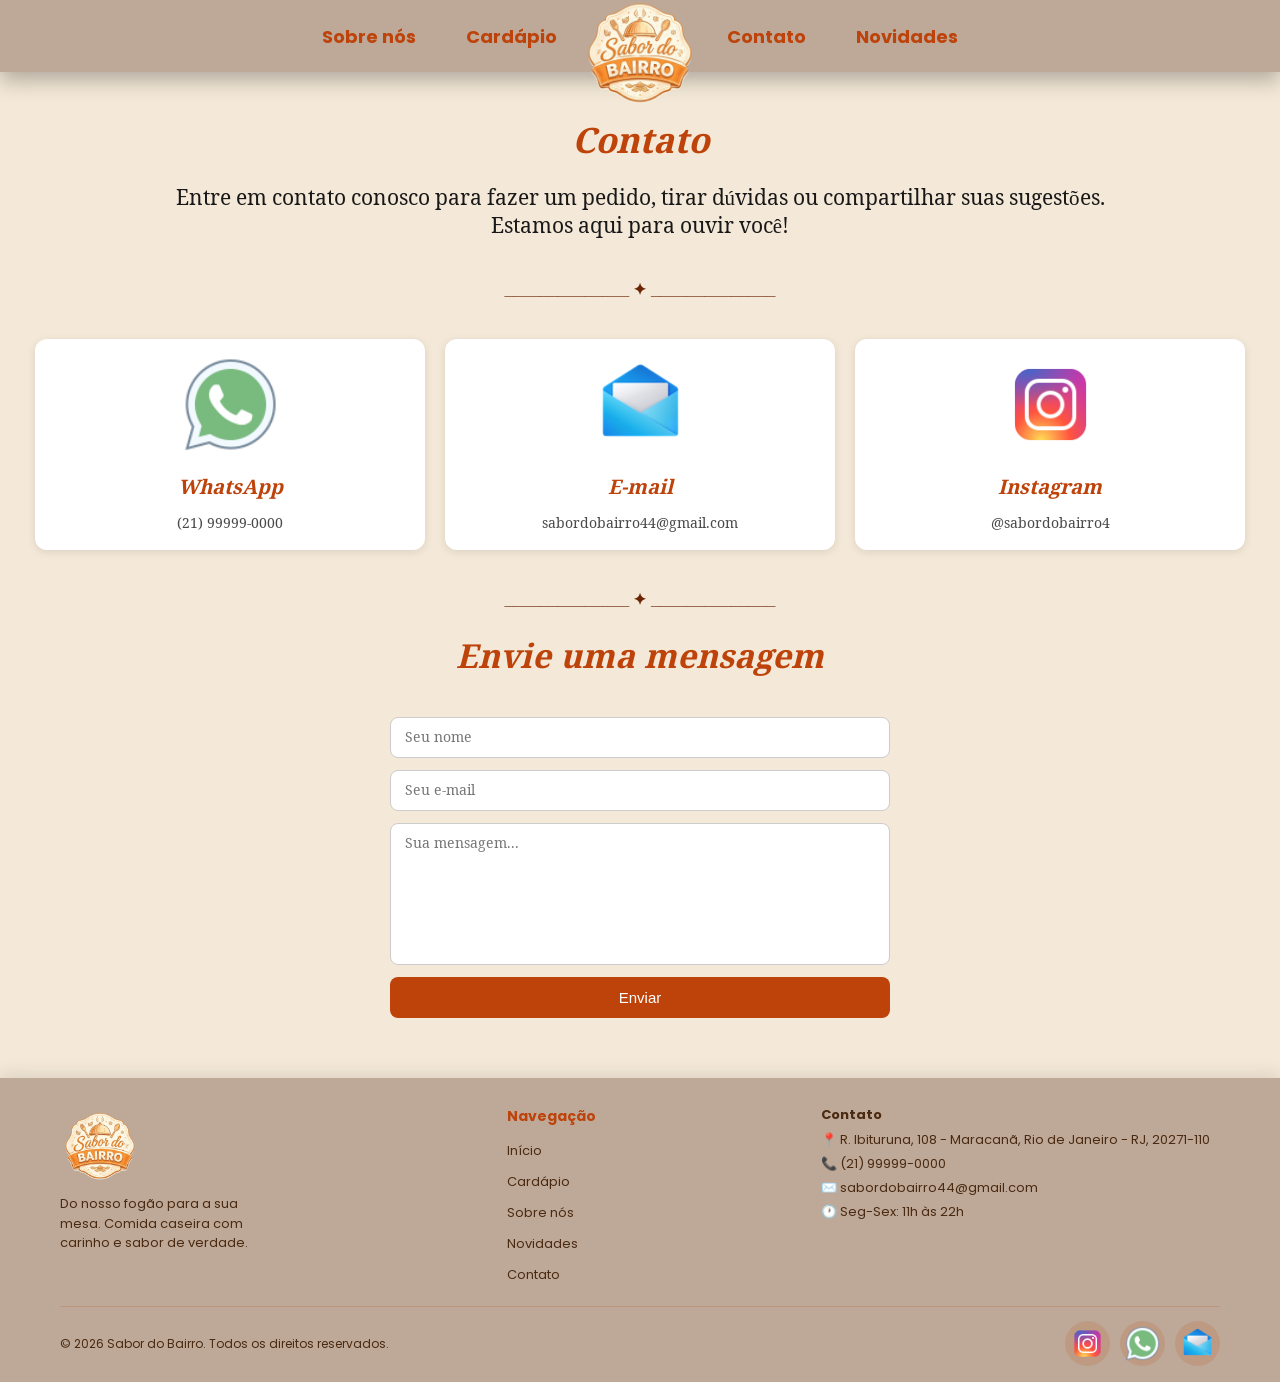
<file: contato.html>
<!DOCTYPE html>
<html lang="pt-br">

<head>
    <meta charset="UTF-8">
    <meta name="viewport" content="width=device-width, initial-scale=1.0">
    <title>Sabor do Bairro | Contato</title>
    <link rel="stylesheet" href="styles/menu.css">
    <link rel="stylesheet" href="styles/style.css">
    <link rel="preconnect" href="https://fonts.googleapis.com">
    <link rel="preconnect" href="https://fonts.gstatic.com" crossorigin>
    <link href="https://fonts.googleapis.com/css2?family=Koh+Santepheap:wght@100;300;400;700;900&display=swap" rel="stylesheet">
    <link href="https://fonts.googleapis.com/css2?family=Poppins:ital,wght@0,100;0,200;0,300;0,400;0,500;0,600;0,700;0,800;0,900;1,100;1,200;1,300;1,400;1,500;1,600;1,700;1,800;1,900&display=swap" rel="stylesheet">
    <script src="scripts/menu.js" defer></script>
    <link rel="shortcut icon" href="assets/images/logo.png" type="image/png">
</head>

<body>
    <header>
        <nav class="navbar">
            <div class="menu-toggle" id="menuToggle" onclick="toggleMenu()">☰</div>

            <a href="index.html" class="logo-nav-mobile">
                <img src="assets/images/logo.png" alt="Logo Sabor do Bairro">
            </a>

            <ul class="menu" id="menu">
                <li><a href="sobrenos.html">Sobre nós</a></li>
                <li><a href="cardapio.html">Cardápio</a></li>
                <li class="logo-gap"></li>
                <li><a href="index.html"><img src="assets/images/logo.png" alt="Logo Sabor do Bairro" class="logo"></a>
                </li>
                <li><a href="contato.html">Contato</a></li>
                <li><a href="novidades.html">Novidades</a></li>
            </ul>
        </nav>

        <ul class="menu-mobile" id="menuMobile">
            <a href="index.html" class="logo-menu-mobile">
                <img src="assets/images/logo.png" alt="Logo Sabor do Bairro">
            </a>
            <li><a href="index.html">Início</a></li>
            <li><a href="cardapio.html">Cardápio</a></li>
            <li><a href="contato.html">Contato</a></li>
            <li><a href="sobrenos.html">Sobre nós</a></li>
            <li><a href="novidades.html">Novidades</a></li>
            <footer>
                <p class="footernavbar">&copy; 2026 Sabor do Bairro. Todos os direitos reservados.</p>
            </footer>
        </ul>

        <div class="overlay" id="overlay" onclick="toggleMenu()"></div>
    </header>

    <div class="container animate">
        <h1><em>Contato</em></h1>
        <p>Entre em contato conosco para fazer um pedido, tirar dúvidas ou compartilhar suas sugestões. <br> Estamos
            aqui
            para ouvir você!</p>
    </div>
    <div class="divisor animate">
        <div class="divisor-linha"></div>
        <span class="divisor-icone"> <strong>______________ ✦ ______________ </strong></span>
        <div class="divisor-linha"></div>
    </div>
    <div class="cards">
        <div class="card animate">
            <img src="assets/images/icons/icons-whatsapp.png" alt="WhatsApp">
            <h2> <em>WhatsApp</em></h2>
            <p>(21) 99999-0000</p>
        </div>
        <div class="card animate">
            <img src="assets/images/icons/icons-mail.png" alt="E-mail">
            <h2><em>E-mail</em></h2>
            <p>sabordobairro44@gmail.com</p>
        </div>
        <div class="card animate">
            <img src="assets/images/icons/icons-instagram.png" alt="Instagram">
            <h2><em>Instagram</em></h2>
            <p>@sabordobairro4</p>
        </div>
    </div>
    <div class="divisor animate">
        <div class="divisor-linha"></div>
        <span class="divisor-icone"> <strong>______________ ✦ ______________ </strong></span>
        <div class="divisor-linha"></div>
    </div>
    <div class="formulario animate">
        <h2><em>Envie uma mensagem</em></h2>
        <input type="text" id="nome" placeholder="Seu nome">
        <input type="email" id="email" placeholder="Seu e-mail">
        <textarea id="mensagem" placeholder="Sua mensagem..."></textarea>
        <button type="button" onclick="enviarFormulario()">Enviar</button>
    </div>

    <footer class="rodape">
        <div class="gradeRodape">

            <div class="logoRodape">
                <img src="assets/images/logo.png" alt="Logo Sabor do Bairro">
                <p class="sloganRodape">Do nosso fogão para a sua mesa. Comida caseira com carinho e sabor de verdade.
                </p>
            </div>

            <div class="colunaRodape">
                <p class="tituloColuna">Navegação</p>
                <ul>
                    <li><a href="index.html">Início</a></li>
                    <li><a href="cardapio.html">Cardápio</a></li>
                    <li><a href="sobrenos.html">Sobre nós</a></li>
                    <li><a href="novidades.html">Novidades</a></li>
                    <li><a href="contato.html">Contato</a></li>
                </ul>
            </div>

            <div class="colunaRodape contatoRodape">
                <p class="tituloColuna">Contato</p>
                <p>📍 R. Ibituruna, 108 - Maracanã, Rio de Janeiro - RJ, 20271-110</p>
                <p>📞 (21) 99999-0000</p>
                <p>✉️ sabordobairro44@gmail.com</p>
                <p>🕐 Seg-Sex: 11h às 22h</p>
            </div>

        </div>

        <hr class="divisorRodape">

        <div class="fundoRodape">
            <p class="direitosRodape">&copy; 2026 Sabor do Bairro. Todos os direitos reservados.</p>
            <div class="redesRodape">
                <a href="contato.html" class="linkRede" title="Instagram"><img src="assets/images/icons/icons-instagram.png"
                        alt="Instagram"></a>
                <a href="contato.html" class="linkRede" title="WhatsApp"><img src="assets/images/icons/icons-whatsapp.png"
                        alt="WhatsApp"></a>
                <a href="contato.html" class="linkRede" title="Email"><img src="assets/images/icons/icons-mail.png"
                        alt="Email"></a>
            </div>
        </div>
    </footer>
    
    <script src="scripts/script.js" defer></script>
</body>

</html>
</file>
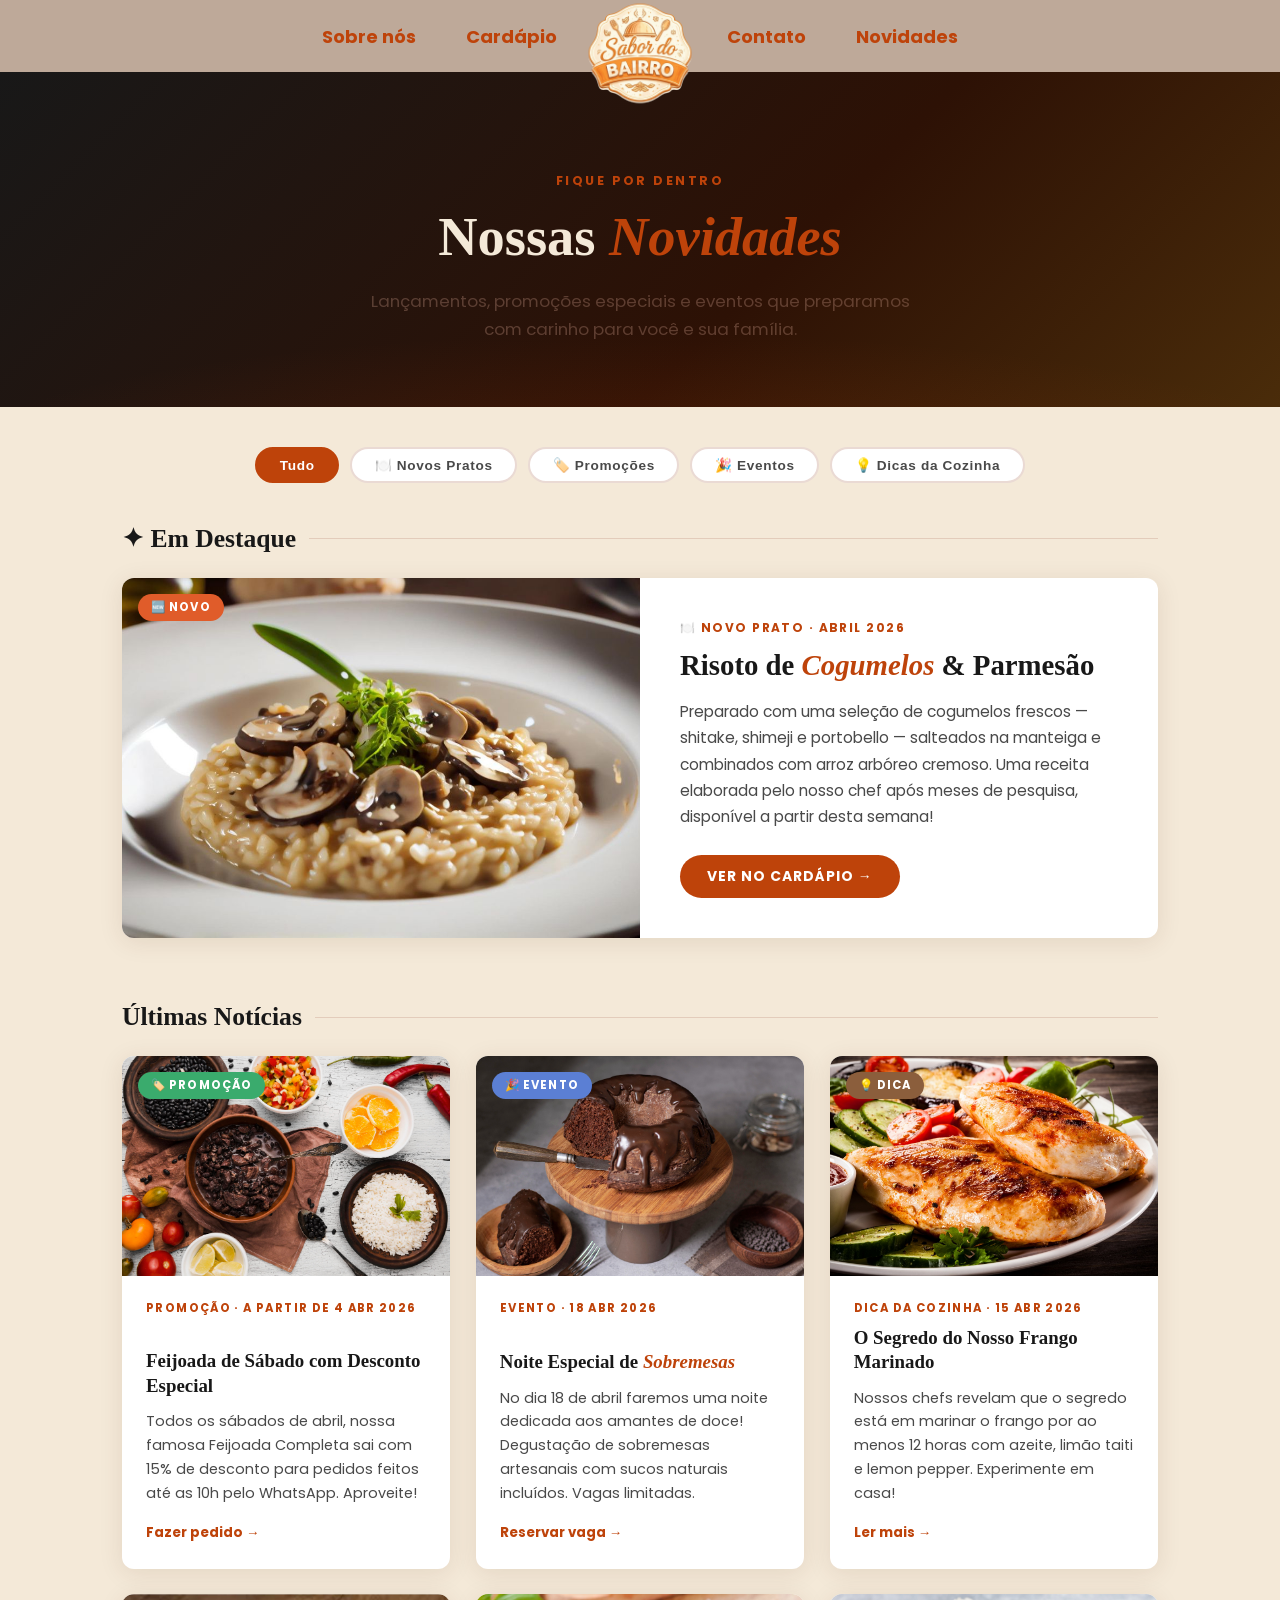
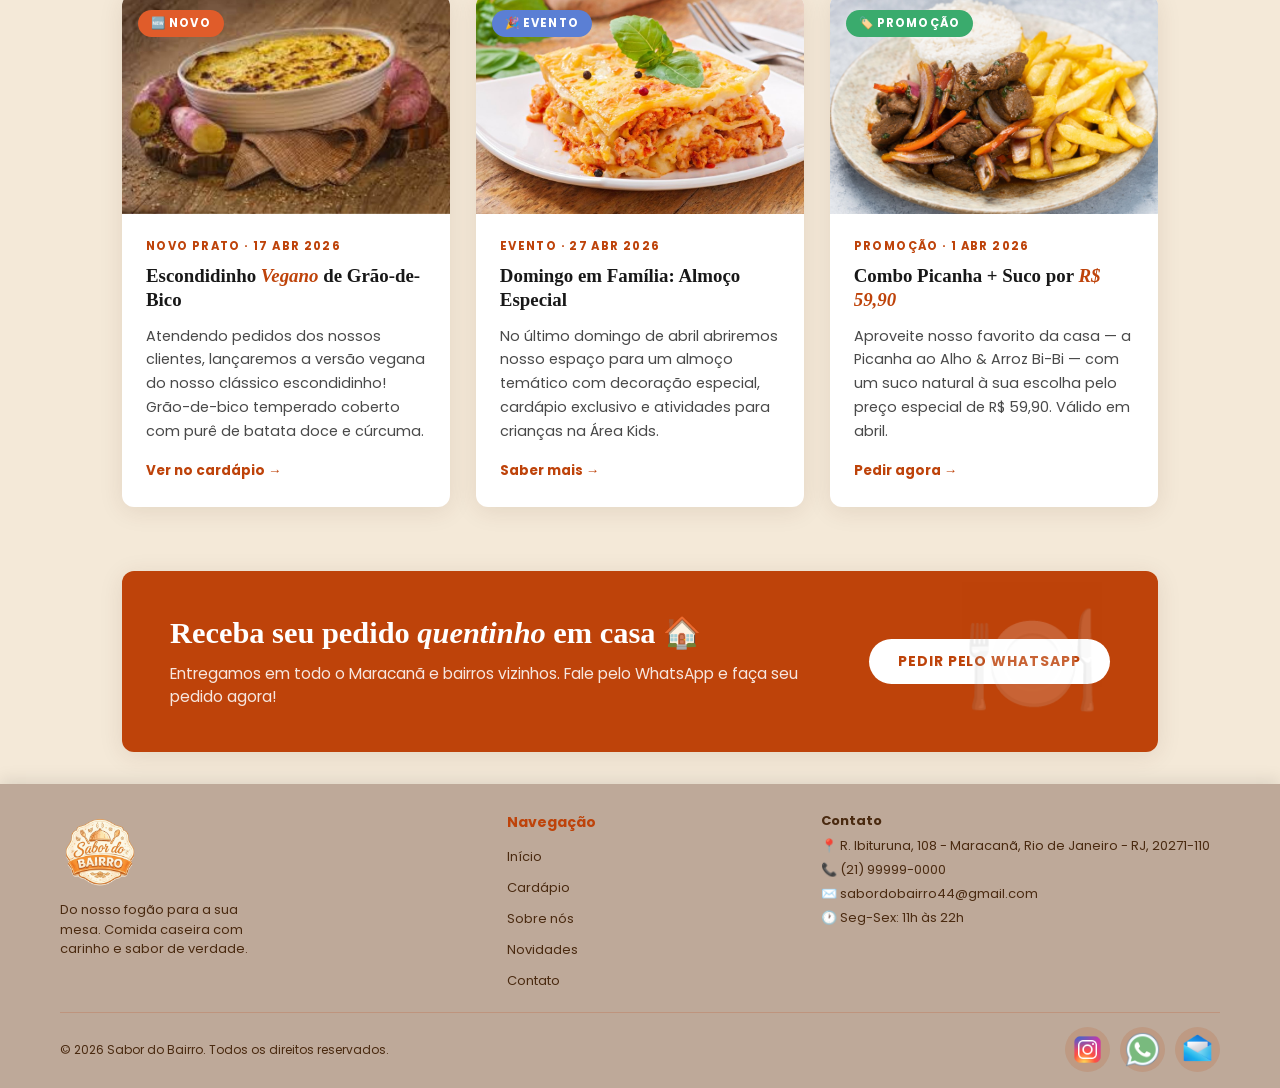
<file: novidades.html>
<!DOCTYPE html>
<html lang="pt-br">

<head>
    <meta charset="UTF-8">
    <meta name="viewport" content="width=device-width, initial-scale=1.0">
    <title>Sabor do Bairro | Novidades</title>
    <link rel="stylesheet" href="styles/menu.css">
    <link rel="stylesheet" href="styles/novidades.css">
    <link rel="preconnect" href="https://fonts.googleapis.com">
    <link rel="preconnect" href="https://fonts.gstatic.com" crossorigin>
    <link href="https://fonts.googleapis.com/css2?family=Koh+Santepheap:wght@100;300;400;700;900&display=swap" rel="stylesheet">
    <link href="https://fonts.googleapis.com/css2?family=Poppins:ital,wght@0,100;0,200;0,300;0,400;0,500;0,600;0,700;0,800;0,900;1,100;1,200;1,300;1,400;1,500;1,600;1,700;1,800;1,900&display=swap" rel="stylesheet">
    <script src="scripts/menu.js" defer></script>
    <link rel="shortcut icon" href="assets/images/logo.png" type="image/png">
</head>

<body>
    <header>
        <nav class="navbar">
            <div class="menu-toggle" id="menuToggle" onclick="toggleMenu()">☰</div>

            <a href="index.html" class="logo-nav-mobile">
                <img src="assets/images/logo.png" alt="Logo Sabor do Bairro">
            </a>

            <ul class="menu" id="menu">
                <li><a href="sobrenos.html">Sobre nós</a></li>
                <li><a href="cardapio.html">Cardápio</a></li>
                <li class="logo-gap"></li>
                <li><a href="index.html"><img src="assets/images/logo.png" alt="Logo Sabor do Bairro" class="logo"></a>
                </li>
                <li><a href="contato.html">Contato</a></li>
                <li><a href="novidades.html">Novidades</a></li>
            </ul>
        </nav>

        <ul class="menu-mobile" id="menuMobile">
            <a href="index.html" class="logo-menu-mobile">
                <img src="assets/images/logo.png" alt="Logo Sabor do Bairro">
            </a>
            <li><a href="index.html">Início</a></li>
            <li><a href="cardapio.html">Cardápio</a></li>
            <li><a href="contato.html">Contato</a></li>
            <li><a href="sobrenos.html">Sobre nós</a></li>
            <li><a href="novidades.html">Novidades</a></li>
            <footer>
                <p class="footernavbar">&copy; 2026 Sabor do Bairro. Todos os direitos reservados.</p>
            </footer>
        </ul>

        <div class="overlay" id="overlay" onclick="toggleMenu()"></div>
    </header>
<main>
        <section class="page-hero">
            <p class="eyebrow">Fique por dentro</p>
            <h1>Nossas <em>Novidades</em></h1>
            <p>Lançamentos, promoções especiais e eventos que preparamos com carinho para você e sua família.</p>
        </section>
        <div class="filter-bar">
            <button class="filter-btn active" data-filter="all">Tudo</button>
            <button class="filter-btn" data-filter="pratos">🍽️ Novos Pratos</button>
            <button class="filter-btn" data-filter="promo">🏷️ Promoções</button>
            <button class="filter-btn" data-filter="eventos">🎉 Eventos</button>
            <button class="filter-btn" data-filter="dicas">💡 Dicas da Cozinha</button>
        </div>
        <div class="section destaque-section">
            <h2 class="section-title">✦ Em Destaque</h2>

            <div class="featured-card" data-category="pratos">
                <div class="card-img">
                    <img src="assets/images/comidas/risoto.jpg" alt="Novo prato: Risoto de Cogumelos" />
                    <span class="badge nova">🆕 Novo</span>
                </div>
                <div class="card-body">
                    <p class="meta">🍽️ Novo Prato · Abril 2026</p>
                    <h2>Risoto de <em>Cogumelos</em> & Parmesão</h2>
                    <p>Preparado com uma seleção de cogumelos frescos — shitake, shimeji e portobello — salteados na
                        manteiga e combinados com arroz arbóreo cremoso. Uma receita elaborada pelo nosso chef após
                        meses de pesquisa, disponível a partir desta semana!</p>
                    <a href="cardapio.html" class="btn-amber">Ver no Cardápio →</a>
                </div>
            </div>
        </div>
        <div class="section">
            <h2 class="section-title">Últimas Notícias</h2>

            <div class="news-grid">
                <article class="news-card" data-category="promo">
                    <div class="card-img-wrap">
                        <img src="assets/images/comidas/feijoada.jpg" alt="Feijoada de Sábado" />
                        <span class="badge promo">🏷️ Promoção</span>
                    </div>
                    <div class="card-content">
                        <p class="meta">Promoção ·  a partir de 4 Abr 2026</p>
                        <h3>Feijoada de Sábado com Desconto Especial</h3>
                        <p>Todos os sábados de abril, nossa famosa Feijoada Completa sai com 15% de desconto para
                            pedidos feitos até as 10h pelo WhatsApp. Aproveite!</p>
                        <a class="card-footer-link" href="contato.html">Fazer pedido →</a>
                    </div>
                </article>
                <article class="news-card" data-category="eventos">
                    <div class="card-img-wrap">
                        <img src="assets/images/comidas/bolo-chocolate.jpg" alt="Noite de Sobremesas" />
                        <span class="badge evento">🎉 Evento</span>
                    </div>
                    <div class="card-content">
                        <p class="meta">Evento · 18 Abr 2026</p>
                        <h3>Noite Especial de <em>Sobremesas</em></h3>
                        <p>No dia 18 de abril faremos uma noite dedicada aos amantes de doce! Degustação de sobremesas
                            artesanais com sucos naturais incluídos. Vagas limitadas.</p>
                        <a class="card-footer-link" href="contato.html">Reservar vaga →</a>
                    </div>
                </article>
                <article class="news-card" data-category="dicas">
                    <div class="card-img-wrap">
                        <img src="assets/images/comidas/peito-frango-grelhado.jpg" alt="Dica: tempero de frango" />
                        <span class="badge dica">💡 Dica</span>
                    </div>
                    <div class="card-content">
                        <p class="meta">Dica da Cozinha · 15 Abr 2026</p>
                        <h3>O Segredo do Nosso Frango Marinado</h3>
                        <p>Nossos chefs revelam que o segredo está em marinar o frango por ao menos 12 horas com azeite,
                            limão taiti e lemon pepper. Experimente em casa!</p>
                        <a class="card-footer-link" href="#">Ler mais →</a>
                    </div>
                </article>
                <article class="news-card" data-category="pratos">
                    <div class="card-img-wrap">
                        <img src="assets/images/comidas/escondidinho-de-patinho.jpg" alt="Escondidinho Vegano" />
                        <span class="badge nova">🆕 Novo</span>
                    </div>
                    <div class="card-content">
                        <p class="meta">Novo Prato · 17 Abr 2026</p>
                        <h3>Escondidinho <em>Vegano</em> de Grão-de-Bico</h3>
                        <p>Atendendo pedidos dos nossos clientes, lançaremos a versão vegana do nosso clássico
                            escondidinho! Grão-de-bico temperado coberto com purê de batata doce e cúrcuma.</p>
                        <a class="card-footer-link" href="cardapio.html">Ver no cardápio →</a>
                    </div>
                </article>
                <article class="news-card" data-category="eventos">
                    <div class="card-img-wrap">
                        <img src="assets/images/comidas/lasanha.jpg" alt="Almoço em Família" />
                        <span class="badge evento">🎉 Evento</span>
                    </div>
                    <div class="card-content">
                        <p class="meta">Evento · 27 Abr 2026</p>
                        <h3>Domingo em Família: Almoço Especial</h3>
                        <p>No último domingo de abril abriremos nosso espaço para um almoço temático com decoração
                            especial, cardápio exclusivo e atividades para crianças na Área Kids.</p>
                        <a class="card-footer-link" href="contato.html">Saber mais →</a>
                    </div>
                </article>
                <article class="news-card" data-category="promo">
                    <div class="card-img-wrap">
                        <img src="assets/images/comidas/pt-executivo.jpg" alt="Combo Picanha" />
                        <span class="badge promo">🏷️ Promoção</span>
                    </div>
                    <div class="card-content">
                        <p class="meta">Promoção · 1 Abr 2026</p>
                        <h3>Combo Picanha + Suco por <em>R$ 59,90</em></h3>
                        <p>Aproveite nosso favorito da casa — a Picanha ao Alho & Arroz Bi-Bi — com um suco natural à
                            sua escolha pelo preço especial de R$ 59,90. Válido em abril.</p>
                        <a class="card-footer-link" href="contato.html">Pedir agora →</a>
                    </div>
                </article>

            </div>
        </div>
        <div class="section">
            <div class="promo-banner">
                <div>
                    <h2>Receba seu pedido <em>quentinho</em> em casa 🏠</h2>
                    <p>Entregamos em todo o Maracanã e bairros vizinhos. Fale pelo WhatsApp e faça seu pedido agora!</p>
                </div>
                <a href="contato.html" class="btn-white">Pedir pelo WhatsApp</a>
            </div>
        </div>
    <div> <script src="scripts/novidades.js" defer></script> </div>
    
    <footer class="rodape">
        <div class="gradeRodape">

            <div class="logoRodape">
                <img src="assets/images/logo.png" alt="Logo Sabor do Bairro">
                <p class="sloganRodape">Do nosso fogão para a sua mesa. Comida caseira com carinho e sabor de verdade.
                </p>
            </div>

            <div class="colunaRodape">
                <p class="tituloColuna">Navegação</p>
                <ul>
                    <li><a href="index.html">Início</a></li>
                    <li><a href="cardapio.html">Cardápio</a></li>
                    <li><a href="sobrenos.html">Sobre nós</a></li>
                    <li><a href="novidades.html">Novidades</a></li>
                    <li><a href="contato.html">Contato</a></li>
                </ul>
            </div>

            <div class="colunaRodape contatoRodape">
                <p class="tituloColuna">Contato</p>
                <p>📍 R. Ibituruna, 108 - Maracanã, Rio de Janeiro - RJ, 20271-110</p>
                <p>📞 (21) 99999-0000</p>
                <p>✉️ sabordobairro44@gmail.com</p>
                <p>🕐 Seg-Sex: 11h às 22h</p>
            </div>

        </div>

        <hr class="divisorRodape">

        <div class="fundoRodape">
            <p class="direitosRodape">&copy; 2026 Sabor do Bairro. Todos os direitos reservados.</p>
            <div class="redesRodape">
                <a href="contato.html" class="linkRede" title="Instagram"><img src="assets/images/icons/icons-instagram.png"
                        alt="Instagram"></a>
                <a href="contato.html" class="linkRede" title="WhatsApp"><img src="assets/images/icons/icons-whatsapp.png"
                        alt="WhatsApp"></a>
                <a href="contato.html" class="linkRede" title="Email"><img src="assets/images/icons/icons-mail.png"
                        alt="Email"></a>
            </div>
        </div>
    </footer>
</body>

</html>
</file>
<file: styles/menu.css>
:root {
    --corPrincipal: #be430a;
    --corSecundaria: #c0948057;
    --fundo: #F4E9D8;
    --branco: #FFFFFF;
    --textoPrincipal: #181818;
    --textoSecundario: #494949;
}
body {
    font-family: 'Poppins', Arial, Helvetica, sans-serif;
    background-color: #F4E9D8;
    margin: 0;
    padding: 0;
}
/*navbar pc*/
.navbar {
    position: relative;
    background: #8b6c5e81;
    box-shadow: 0 8px 20px rgba(0, 0, 0, 0.281);
    height: 72px;
    display: flex;
    align-items: center;
    justify-content: center;
    font-weight: bold;
}
.menu {
    display: flex;
    align-items: center;
    justify-content: center;
    gap: 10px;
    list-style: none;
    margin: 0;
    padding: 0;
    width: 100%;
}
.menu li a {
    font-size: 18px;
    color: var(--corPrincipal);
    text-decoration: none;
    padding: 0 20px;
}
.menu li:not(:has(.logo)) a:hover {
    color: #913409;
    border-bottom: 2px solid #913409;
}
.menu li:not(:has(.logo)) a.active {
    font-weight: 500;
    color: #913409;
}
.menu li:has(.logo) {
    position: absolute;
    top: -34px;
    left: 50%;
    transform: translateX(-50%);
    z-index: 10;
}
.logo {
    width: 120px;
    height: 120px;
    object-fit: contain;
    display: block;
}
.logo-gap {
    width: 110px;
}
/* menu celular */
.menu-toggle {
    display: none;
    font-size: 28px;
    color: var(--corPrincipal);
    cursor: pointer;
    font-weight: bold;
    position: absolute;
    left: 25px;
    z-index: 50;
}
.logo-nav-mobile {
    display: none;
    position: absolute;
    left: 50%;
    transform: translateX(-50%);
    z-index: 50;
}
.logo-nav-mobile img {
    width: 55px;
    height: 55px;
    object-fit: contain;
    display: block;
}
.menu-mobile {
    position: fixed;
    top: 0;
    left: 0;
    height: 100%;
    width: 260px;
    background-color: #ac9488;
    z-index: 200;
    list-style: none;
    padding-top: 20px;
    margin: 0;
    border-radius: 0 15px 15px 0;
    transform: translateX(-100%);
    transition: transform 0.3s ease;
}
.menu-mobile.aberto {
    transform: translateX(0);
}
.logo-menu-mobile {
    display: flex;
    justify-content: center;
    margin-bottom: 10px;
    padding: 10px 0 20px;
    border-bottom: 1px solid rgba(190, 67, 10, 0.2);
}
.logo-menu-mobile img {
    width: 90px;
    height: 90px;
    object-fit: contain;
}
.menu-mobile li a {
    display: block;
    padding: 12px 20px;
    color: var(--corPrincipal);
    font-weight: 600;
    text-decoration: none;
}
.menu-mobile li a:hover {
    color: #913409;
    border-bottom: 2px solid #913409;
}
.overlay {
    display: none;
    position: fixed;
    inset: 0;
    background: rgba(0, 0, 0, 0.4);
    z-index: 100;
}
.overlay.ativo {
    display: block;
}
.footernavbar {
    text-align: left;
    color: var(--corPrincipal);
    font-weight: 600;
    position: fixed;
    bottom: 65px;
    left: 20px;
    padding: 20px;
}
/* media query p celular */
@media (max-width: 768px) {
    .menu {
        display: none;
    }
    .menu-toggle {
        display: block;
    }
    .logo-nav-mobile {
        display: block;
    }
}

/* rodape */
.rodape {
    background: #8b6c5e81;
    box-shadow: 0 -4px 16px rgba(0, 0, 0, 0.10);
    font-family: 'Poppins', Arial, sans-serif;
    padding: 28px 60px 16px;
    box-sizing: border-box;
}

.gradeRodape {
    display: grid;
    grid-template-columns: 1.2fr 0.8fr 1.2fr;
    gap: 48px;
    width: 100%;
    margin-bottom: 20px;
    align-items: start;
}

.logoRodape img {
    width: 80px;
    height: 80px;
    object-fit: contain;
    display: block;
    margin-bottom: 8px;
}

.sloganRodape {
    font-size: 13px;
    color: #4a2a10;
    line-height: 1.5;
    margin: 0;
    max-width: 200px;
}

.tituloColuna {
    font-size: 14px;
    font-weight: 700;
    color: var(--corPrincipal);
    margin: 0 0 10px;
}

.colunaRodape ul {
    list-style: none;
    margin: 0;
    padding: 0;
    display: flex;
    flex-direction: column;
    gap: 6px;
}

.colunaRodape ul li a {
    font-size: 13px;
    color: #4a2a10;
    text-decoration: none;
    transition: color 0.2s;
}

.colunaRodape ul li a:hover {
    color: var(--corPrincipal);
}

.contatoRodape p {
    font-size: 13px;
    color: #4a2a10;
    margin: 0 0 6px;
    line-height: 1.4;
}

.divisorRodape {
    border: none;
    border-top: 1px solid rgba(190, 67, 10, 0.2);
    width: 100%;
    margin: 0 0 14px;
}

.fundoRodape {
    display: flex;
    align-items: center;
    justify-content: space-between;
    flex-wrap: wrap;
    gap: 8px;
}

.direitosRodape {
    font-size: 12px;
    color: #4a2a10;
    margin: 0;
}

.redesRodape {
    display: flex;
    gap: 10px;
}

.linkRede {
    width: 45px;
    height: 45px;
    border-radius: 50%;
    background: rgba(190, 67, 10, 0.15);
    display: flex;
    align-items: center;
    justify-content: center;
    text-decoration: none;
    transition: background 0.2s;
}

.linkRede img {
    width: 35px;
    height:35px;
    object-fit: contain;
}

.linkRede:hover {
    background: rgba(190, 67, 10, 0.30);
}

/* celular grande */
@media (max-width: 768px) {
    .rodape {
        padding: 16px 20px 12px;
    }

    .gradeRodape {
        grid-template-columns: 1fr;
        gap: 10px;
        margin-bottom: 12px;
    }

    .logoRodape {
        display: flex;
        align-items: center;
        gap: 12px;
    }

    .logoRodape img {
        width: 60px;
        height: 60px;
    }

    .sloganRodape {
        max-width: 100%;
        font-size: 12px;
    }

    .colunaRodape:has(ul) {
        display: none;
    }

    .contatoRodape p {
        font-size: 12px;
        margin-bottom: 4px;
    }

    .divisorRodape {
        margin: 10px 0;
    }

    .fundoRodape {
        flex-direction: column;
        align-items: center;
        text-align: center;
        gap: 8px;
    }

    .direitosRodape {
        text-align: center;
        font-size: 11px;
    }

    .linkRede {
        width: 40px;
        height: 40px;
    }

    .linkRede img {
        width: 30px;
        height: 30px;
    }
}

/* celular pequeno */
@media (max-width: 480px) {
    .logoRodape {
        flex-direction: row;
        align-items: center;
    }
}
</file>
<file: styles/style.css>
body {
    font-family: 'Poppins', Arial, Helvetica, sans-serif;
    background-color: #F4E9D8;
    margin: 0;
    padding: 0;
}

.container {
    max-width: 1200px;
    margin: auto;
    padding: 0 20px;

}

.divisor {
    display: flex;
    align-items: center;
    justify-content: center;
    color: #6b2505;
    margin: 40px 0;
}
.animate {
    opacity: 0;
    transform: translateY(30px);
    transition: opacity 0.6s ease, transform 0.6s ease;
}
.animate.visible {
    opacity: 1;
    transform: translateY(0);
}
.cards .card:nth-child(1) { transition-delay: 0.1s; }
.cards .card:nth-child(2) { transition-delay: 0.2s; }
.cards .card:nth-child(3) { transition-delay: 0.3s; }
.container h1 {
    margin-top: 45px;
    text-align: center;
    color: #BE430a;
    margin-bottom: 20px;
    font-family: 'Koh Santepheap', serif;
    font-size: 35px;
}

.container p {
    text-align: center;
    font-size: 21px;
    font-family: 'Koh Santepheap', serif;
    color: #181818;

}
.divisor {
    display: flex;
    align-items: center;
    justify-content: center;
    color: #6b2505;
    margin: 40px 0;
    font-family: Arial, Helvetica, sans-serif;
}
.cards {
    display: flex;
    gap: 20px;
    margin-top: 40px;
    justify-content: center;

}

.card {
    background-color: #FFFFFF;
    border-radius: 12px;
    overflow: hidden;
    width: 30%;
    box-shadow: 0 2px 8px rgba(0, 0, 0, 0.1);
    text-align: center;
    cursor: pointer;
    text-decoration: none;
    transition: transform 0.2s ease, box-shadow 0.2s ease;
    border: 3px solid transparent;
}
.card:hover {
    transform: translateY(-10px);
    box-shadow: 0 8px 20px rgba(200, 125, 46, 0.19);
    border: 3px solid #6b2505;
}

.card img {
    margin: 15px auto;
    height: 95px;
    object-fit: cover;
}

.card h2 {
    font-size: 18px;
    color: #BE430a;
    margin: auto;
    font-family: 'Koh Santepheap', serif;
    font-size: 20px;
}

.card p {
    font-size: 14px;
    color: #494949;
    font-family: 'Koh Santepheap', serif;
    padding: 0 16px 20px auto;
    word-break: break-all;
}


.formulario {
    display: flex;
    flex-direction: column;
    max-width: 500px;
    margin: 0 auto 60px;
    gap: 12px;
}

.formulario h2 {
    color: #BE430a;
    text-align: center;
    font-family: 'Koh Santepheap', serif;
    font-size: 33px;
    margin-top: -15px;
}

.formulario input,
textarea {
    padding: 10px 14px;
    border: 1px solid #ccc;
    border-radius: 8px;
    font-size: 14px;
    font-family: 'Koh Santepheap', serif;
    
}

.formulario textarea {
    height: 120px;
    resize: none;
}

.formulario input:focus,
.formulario textarea:focus {
    outline: none;
    border: 1px solid #BE430a;
}

.formulario button {
    padding: 12px;
    background-color: #BE430a;
    color: white;
    border: none;
    border-radius: 8px;
    font-size: 15px;
    cursor: pointer;
}

.formulario button:hover {
    background-color: #6b2505;
}
</file>
<file: styles/novidades.css>
*,
*::before,
*::after {
    box-sizing: border-box;
    margin: 0;
    padding: 0;
}

:root {
    --corPrincipal: #be430a;
    --corSecundaria: #c0948057;
    --fundo: #F4E9D8;
    --branco: #FFFFFF;
    --textoPrincipal: #181818;
    --textoSecundario: #494949;
    --shadow: 0 4px 24px rgba(74, 44, 10, 0.10);
    --radius: 12px;
}

html {
    scroll-behavior: smooth;
}

body {
    font-family: 'Poppins', Arial, Helvetica, sans-serif;
    background-color: var(--fundo);
    color: var(--textoPrincipal);
    min-height: 100vh;
    display: flex;
    flex-direction: column;
}

a {
    text-decoration: none;
    color: inherit;
}

img {
    display: block;
    max-width: 100%;
}
.page-hero {
    background: linear-gradient(135deg, var(--textoPrincipal) 0%, #2d1105 60%, #4a2c0a 100%);
    color: var(--fundo);
    text-align: center;
    padding: 5rem 2rem 4rem;
    position: relative;
    overflow: hidden;
}

.page-hero::before {
    content: '';
    position: absolute;
    inset: 0;
    background: radial-gradient(ellipse 80% 60% at 50% 120%, rgba(190, 67, 10, .18) 0%, transparent 70%);
}

.page-hero .eyebrow {
    font-size: .78rem;
    letter-spacing: .2em;
    text-transform: uppercase;
    color: var(--corPrincipal);
    margin-bottom: .9rem;
    font-weight: 700;
}

.page-hero h1 {
    font-family: 'Playfair Display', serif;
    font-size: clamp(2.2rem, 5vw, 3.4rem);
    font-weight: 700;
    line-height: 1.15;
}

.page-hero h1 em {
    font-style: italic;
    color: var(--corPrincipal);
}

.page-hero p {
    max-width: 560px;
    margin: 1.2rem auto 0;
    color: var(--corSecundaria);
    font-size: 1.05rem;
    line-height: 1.65;
}
.filter-bar {
    display: flex;
    justify-content: center;
    flex-wrap: wrap;
    gap: .7rem;
    padding: 2.5rem 1.5rem 0;
}

.filter-btn {
    padding: .5rem 1.4rem;
    border-radius: 999px;
    border: 2px solid var(--corSecundaria);
    background: var(--branco);
    color: var(--textoSecundario);
    font-family: 'Lato', sans-serif;
    font-size: .85rem;
    font-weight: 700;
    letter-spacing: .05em;
    cursor: pointer;
    transition: all .22s ease;
}

.filter-btn:hover,
.filter-btn.active {
    background: var(--corPrincipal);
    border-color: var(--corPrincipal);
    color: var(--branco);
}
.section {
    max-width: 1100px;
    margin: 0 auto;
    padding: 2rem 2rem;
}

.destaque-section {
    padding-top: 2.5rem;
}

.section-title {
    font-family: 'Playfair Display', serif;
    font-size: 1.6rem;
    color: var(--textoPrincipal);
    margin-bottom: 1.5rem;
    display: flex;
    align-items: center;
    gap: .8rem;
}

.section-title::after {
    content: '';
    flex: 1;
    height: 1px;
    background: var(--corSecundaria);
}
.featured-card {
    display: grid;
    grid-template-columns: 1fr 1fr;
    border-radius: var(--radius);
    overflow: hidden;
    box-shadow: var(--shadow);
    background: var(--branco);
    transition: transform .28s ease, box-shadow .28s ease;
}

.featured-card:hover {
    transform: translateY(-4px);
    box-shadow: 0 12px 40px rgba(74, 44, 10, .16);
}

.featured-card .card-img {
    position: relative;
    overflow: hidden;
    min-height: 340px;
}

.featured-card .card-img img {
    width: 100%;
    height: 100%;
    object-fit: cover;
    transition: transform .5s ease;
}

.featured-card:hover .card-img img {
    transform: scale(1.06);
}

.badge {
    position: absolute;
    top: 1rem;
    left: 1rem;
    background: var(--corPrincipal);
    color: var(--branco);
    font-size: .72rem;
    font-weight: 700;
    letter-spacing: .1em;
    text-transform: uppercase;
    padding: .3rem .8rem;
    border-radius: 999px;
}

.badge.nova   { background: #E05C2A; }
.badge.promo  { background: #3AAB6D; }
.badge.evento { background: #5B7FD4; }
.badge.dica   { background: #8B5E3C; }
.featured-card .card-body {
    padding: 2.5rem;
    display: flex;
    flex-direction: column;
    justify-content: center;
}

.card-body .meta {
    font-size: .75rem;
    letter-spacing: .12em;
    text-transform: uppercase;
    color: var(--corPrincipal);
    font-weight: 700;
    margin-bottom: .6rem;
}

.card-body h2 {
    font-family: 'Playfair Display', serif;
    font-size: 1.8rem;
    line-height: 1.2;
    color: var(--textoPrincipal);
    margin-bottom: 1rem;
}

.card-body h2 em {
    font-style: italic;
    color: var(--corPrincipal);
}

.card-body p {
    color: var(--textoSecundario);
    line-height: 1.7;
    font-size: .97rem;
    margin-bottom: 1.5rem;
}
.btn-amber {
    display: inline-block;
    background: var(--corPrincipal);
    color: var(--branco);
    font-weight: 700;
    font-size: .87rem;
    letter-spacing: .07em;
    text-transform: uppercase;
    padding: .7rem 1.7rem;
    border-radius: 999px;
    transition: background .22s, transform .18s;
    align-self: flex-start;
    border: none;
    cursor: pointer;
}

.btn-amber:hover {
    background: var(--textoSecundario);
    transform: translateY(-1px);
}

.btn-white {
    display: inline-block;
    background: var(--branco);
    color: var(--corPrincipal);
    font-weight: 700;
    font-size: .87rem;
    letter-spacing: .07em;
    text-transform: uppercase;
    padding: .75rem 1.8rem;
    border-radius: 999px;
    transition: background .2s, transform .18s;
    white-space: nowrap;
    flex-shrink: 0;
}

.btn-white:hover {
    background: var(--fundo);
    transform: translateY(-1px);
}
.news-grid {
    display: grid;
    grid-template-columns: repeat(3, 1fr);
    gap: 1.6rem;
}

.news-card {
    background: var(--branco);
    border-radius: var(--radius);
    overflow: hidden;
    box-shadow: var(--shadow);
    transition: transform .28s ease, box-shadow .28s ease;
    display: flex;
    flex-direction: column;
}

.news-card:hover {
    transform: translateY(-5px);
    box-shadow: 0 14px 40px rgba(74, 44, 10, .15);
}

.news-card .card-img-wrap {
    position: relative;
    overflow: hidden;
    height: 220px;
}

.news-card .card-img-wrap img {
    width: 100%;
    height: 100%;
    object-fit: cover;
    transition: transform .5s ease;
}

.news-card:hover .card-img-wrap img {
    transform: scale(1.08);
}

.news-card .card-content {
    padding: 1.4rem 1.5rem 1.6rem;
    display: flex;
    flex-direction: column;
    flex: 1;
}

.news-card .meta {
    font-size: .72rem;
    letter-spacing: .12em;
    text-transform: uppercase;
    color: var(--corPrincipal);
    font-weight: 700;
    margin-bottom: .5rem;
}

.news-card h3 {
    font-family: 'Playfair Display', serif;
    font-size: 1.18rem;
    color: var(--textoPrincipal);
    line-height: 1.3;
    margin-bottom: .75rem;
}

.news-card h3 em {
    font-style: italic;
    color: var(--corPrincipal);
}

.news-card p {
    color: var(--textoSecundario);
    font-size: .9rem;
    line-height: 1.65;
    flex: 1;
}

.card-footer-link {
    display: inline-flex;
    align-items: center;
    gap: .4rem;
    margin-top: 1.1rem;
    font-size: .84rem;
    font-weight: 700;
    color: var(--corPrincipal);
    transition: gap .2s;
}

.card-footer-link:hover {
    gap: .7rem;
}
.promo-banner {
    background: var(--corPrincipal);
    border-radius: var(--radius);
    padding: 2.8rem 3rem;
    display: flex;
    align-items: center;
    justify-content: space-between;
    gap: 2rem;
    overflow: hidden;
    position: relative;
    box-shadow: var(--shadow);
}

.promo-banner::after {
    content: '🍽️';
    position: absolute;
    right: 3.5rem;
    font-size: 7rem;
    opacity: .18;
    pointer-events: none;
}

.promo-banner h2 {
    font-family: 'Playfair Display', serif;
    font-size: 1.9rem;
    color: var(--branco);
    line-height: 1.2;
}

.promo-banner h2 em {
    font-style: italic;
}

.promo-banner p {
    color: rgba(255, 255, 255, .87);
    margin-top: .6rem;
    font-size: .97rem;
}
@media (max-width: 900px) {
    .featured-card {
        grid-template-columns: 1fr;
    }

    .featured-card .card-img {
        min-height: 220px;
    }

    .news-grid {
        grid-template-columns: 1fr 1fr;
    }

    .promo-banner {
        flex-direction: column;
        text-align: center;
    }

    .promo-banner::after {
        display: none;
    }
}

@media (max-width: 600px) {
    .news-grid {
        grid-template-columns: 1fr;
    }

    .section {
        padding: 1.5rem 1.2rem;
    }
}
</file>
